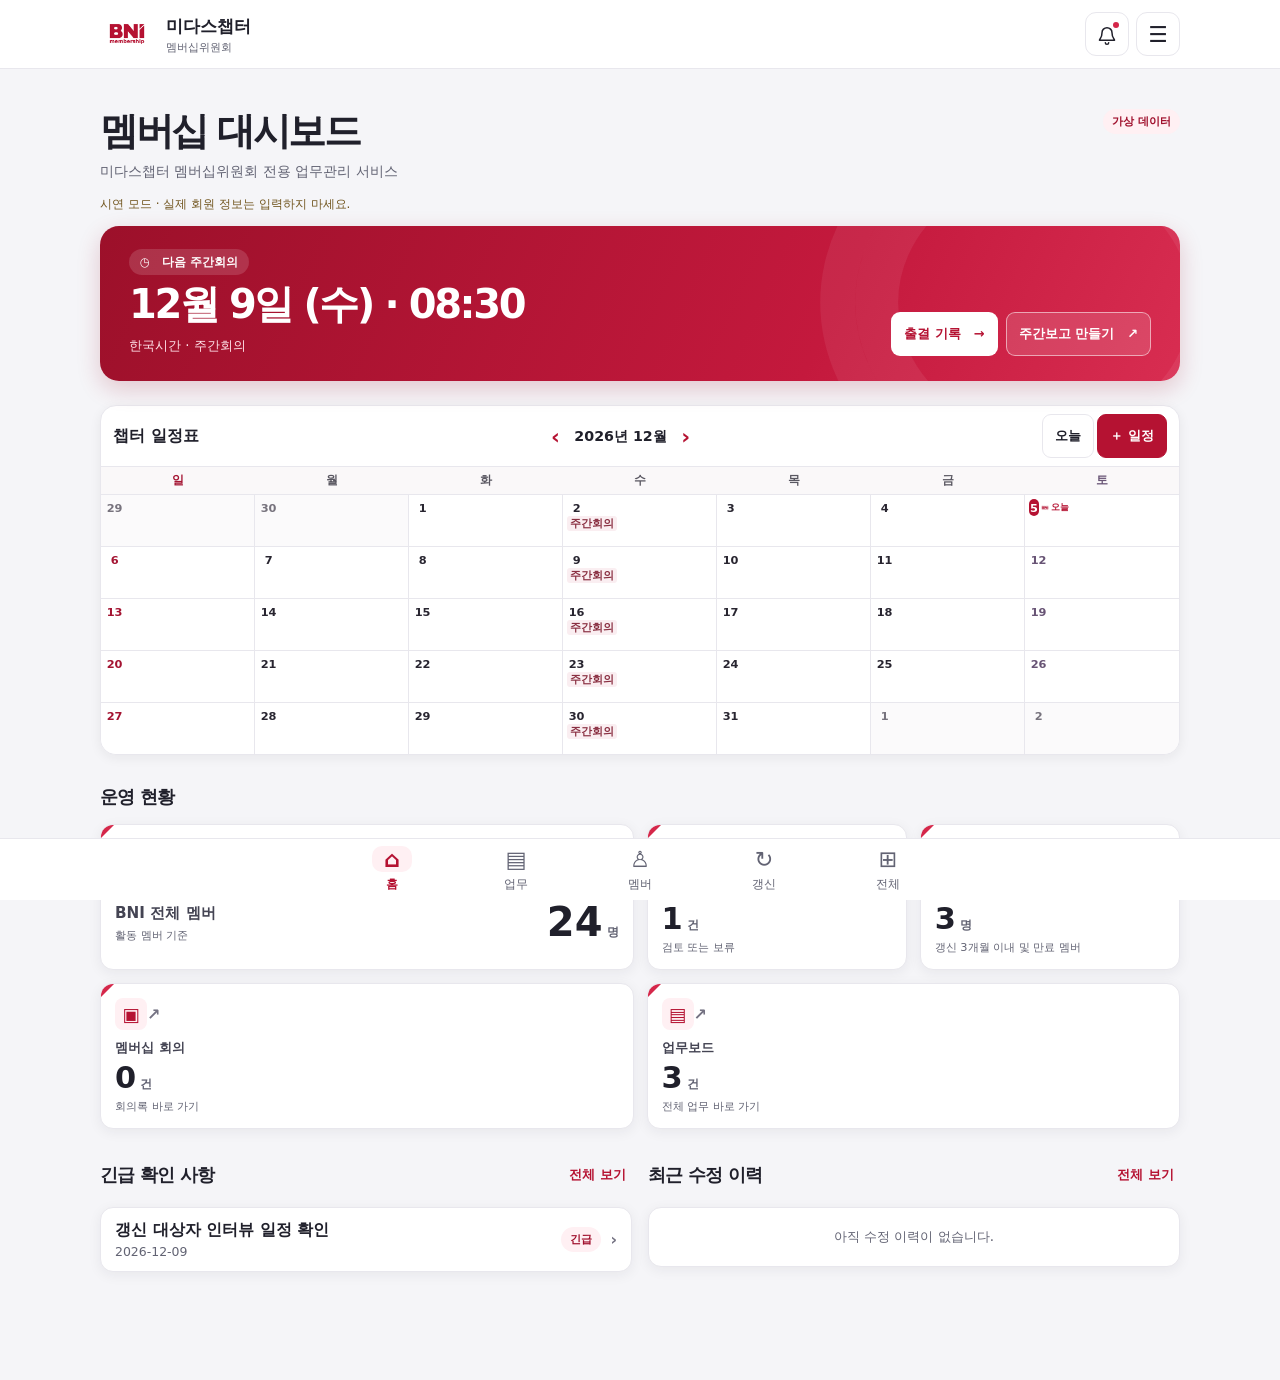
<file: index.html>
<!doctype html>
<html lang="ko">
<head>
<meta charset="utf-8">
<meta name="viewport" content="width=device-width,initial-scale=1,viewport-fit=cover">
<meta name="theme-color" content="#b51232">
<meta name="description" content="미다스챕터 멤버십위원회 전용 업무관리 서비스">
<meta name="apple-mobile-web-app-capable" content="yes">
<link rel="manifest" href="manifest.webmanifest">
<meta name="apple-mobile-web-app-title" content="BNI membership">
<link rel="apple-touch-icon" href="icon-192.png?v=5">
<link rel="icon" type="image/png" href="icon-192.png?v=5">
<link rel="stylesheet" href="style.css?v=ccdca8ff78fa">
<title>BNI membership · 미다스 멤버십위원회</title>
</head>
<body>
<div id="app"><div class="loading" role="status"><img src="icon-512.png?v=5" width="240" height="240" alt="BNI membership"><p class="muted">미다스챕터 업무 공간을 불러오는 중입니다.</p></div></div>
<dialog id="dialog"></dialog>
<div id="toast" role="status" aria-live="polite"></div>
<script type="module" src="app.js?v=ccdca8ff78fa"></script>
</body>
</html>
</file>
<file: style.css>
:root{color-scheme:light;--red:#b51232;--accent:#d5274a;--ink:#20202b;--muted:#626373;--line:#e8e7ed;--bg:#f5f5f8;--shadow:0 3px 13px #231f3610;font-family:Inter,system-ui,-apple-system,BlinkMacSystemFont,"Noto Sans KR","Malgun Gothic",sans-serif;color:var(--ink);background:var(--bg)}
*{box-sizing:border-box} body{margin:0}button,input,textarea,select{font:inherit}button{cursor:pointer}button,input,select,textarea{min-height:44px}button{color:inherit}button:focus-visible,input:focus-visible,select:focus-visible,textarea:focus-visible,summary:focus-visible{outline:3px solid #f07692;outline-offset:3px}button:disabled{opacity:.55}h1,h2,p{margin:0}p{line-height:1.6}small{font-size:.78rem}main{width:min(100% - 36px,1080px);margin:auto;padding:34px 0 calc(100px + env(safe-area-inset-bottom))}
.top{background:#fff;border-bottom:1px solid var(--line);position:sticky;top:0;z-index:3;padding-top:env(safe-area-inset-top)}.top-inner{width:min(100% - 36px,1080px);margin:auto;display:flex;align-items:center;justify-content:space-between;min-height:68px}.brand{display:flex;align-items:center;gap:12px;padding:0;text-align:left;border:0;background:none}.brand strong{display:block;font-size:1.08rem;letter-spacing:0}.brand small{display:block;color:var(--muted);font-size:.7rem;margin-top:2px}.brand-icon{flex:none;width:54px;height:54px;border-radius:11px;background:white}.metric:before{content:"";position:absolute;inset:0 auto auto 0;border-top:13px solid #ed7390;border-right:13px solid transparent}.top-actions{display:flex;gap:7px}.icon-button{border:1px solid var(--line);background:#fff;border-radius:11px;min-width:44px;font-size:1.35rem;padding:0}.bell{position:relative}.bell:after{content:"";position:absolute;right:9px;top:9px;width:6px;height:6px;border-radius:50%;background:var(--accent)}
.bottom{position:fixed;z-index:4;bottom:0;left:0;right:0;background:#fff;border-top:1px solid var(--line);padding-bottom:env(safe-area-inset-bottom)}.bottom>div{display:flex;max-width:620px;margin:auto}.bottom button{flex:1;display:grid;justify-items:center;gap:3px;padding:7px 2px;border:0;background:none;font-size:.72rem;color:var(--muted);min-height:61px}.bottom .symbol{font-size:1.4rem}.bottom [aria-current]{color:var(--red);font-weight:800}.bottom [aria-current] .symbol{background:#fff0f3;border-radius:10px;padding:0 12px}
.welcome{display:flex;align-items:flex-end;justify-content:space-between;gap:8px;margin-bottom:23px}.welcome h1,.page-head h1{font-size:clamp(1.56rem,4vw,2.35rem);letter-spacing:-.065em;line-height:1.18;margin:6px 0 7px}.welcome p,.page-head p,.muted{font-size:.88rem;color:var(--muted)}.eyebrow{font-size:.67rem;color:var(--red);font-weight:800;letter-spacing:.13em}.eyebrow i{display:inline-block;width:6px;height:6px;background:var(--accent);border-radius:50%;margin-right:4px}.pill{display:inline-block;background:#fff0f3;color:#a0102d;padding:5px 9px;border-radius:99px;font-size:.71rem;font-weight:750;white-space:nowrap}.pill.green{color:#196446;background:#eaf8ef}
.hero{position:relative;isolation:isolate;overflow:hidden;display:flex;align-items:flex-end;justify-content:space-between;gap:14px;background:linear-gradient(114deg,#9c102a,#c4193d 67%,#d82d51);color:#fff;border-radius:19px;padding:25px 29px;box-shadow:0 8px 23px #9c102a33}.hero-info h2{font-size:clamp(1.65rem,5vw,2.5rem);letter-spacing:-.06em;margin:7px 0 3px}.hero-info p{font-size:.83rem;color:#ffe1e8}.hero-label{font-size:.73rem;font-weight:700;background:#ffffff24;padding:6px 11px;border-radius:20px}.hero-art{position:absolute;z-index:-1;right:-32px;top:-91px;width:335px;height:335px;border:38px solid #fff1;border-radius:50%;box-shadow:0 0 0 31px #fff1;transform:scaleX(1.13)}.hero-actions{display:flex;flex-wrap:wrap;gap:8px}.hero-button,.hero-outline{border:1px solid #fff8;border-radius:9px;font-weight:750;font-size:.81rem;padding:0 12px}.hero-button{background:white;color:var(--red)}.hero-outline{background:#fff2;color:#fff}
section{margin-top:24px}.section-head{display:flex;justify-content:space-between;gap:8px;align-items:center;margin-bottom:10px;min-height:35px}.section-head h2,.dialog-head h2{font-size:1.11rem;letter-spacing:-.045em}.metrics{display:grid;grid-template-columns:repeat(4,minmax(0,1fr));gap:13px}.metric,.panel,.menu-tile,.list-row,.empty{background:#fff;border:1px solid var(--line);border-radius:13px;box-shadow:var(--shadow)}.metric{display:flex;flex-direction:column;text-align:left;position:relative;overflow:hidden;padding:14px;min-width:0;gap:4px}.metric:before{border-top-color:var(--accent)}.metric-top{display:flex;align-items:center;justify-content:space-between;margin-bottom:5px}.metric-top .symbol,.menu-tile .symbol{display:grid;place-items:center;width:32px;height:32px;background:#fff0f3;color:var(--red);border-radius:8px;font-size:1.16rem}.metric-label{font-size:.82rem;color:#444453;font-weight:650}.metric strong{font-size:1.9rem;line-height:1.12}.metric strong small{font-weight:650;color:var(--muted);padding-left:4px}.metric-detail{color:var(--muted);font-size:.71rem}.chevron{color:#747282;font-weight:700}.lower-grid{display:grid;grid-template-columns:1fr 1fr;gap:16px}
.list-row{width:100%;display:flex;align-items:center;justify-content:space-between;padding:12px 14px;text-align:left;margin-bottom:8px;gap:8px;min-height:59px;overflow-wrap:anywhere}.list-row small{display:block;color:var(--muted);margin-top:3px}.list-row small:empty{display:none}.row-end{display:flex;align-items:center;gap:9px}.empty{padding:20px 12px;text-align:center;color:var(--muted);font-size:.84rem}.page-head{margin-bottom:18px}.toolbar,.tabs{display:flex;flex-wrap:wrap;align-items:center;gap:8px;margin-bottom:13px}.primary,.secondary,.selected,.danger,.text-button{border:1px solid var(--line);border-radius:9px;padding:0 12px;font-weight:700;font-size:.83rem;background:#fff}.primary{background:var(--red);color:#fff;border-color:var(--red)}.selected,.danger{background:#fff0f3;color:var(--red);border-color:#f2c4cf}.text-button{border:0;background:none;color:var(--red);padding:0 6px}.search{display:flex;align-items:center;gap:8px;background:#fff;border:1px solid var(--line);border-radius:10px;padding:0 12px;flex:1;min-width:145px}.search input{width:100%;border:0;background:none}.menu-grid{display:grid;grid-template-columns:repeat(auto-fit,minmax(142px,1fr));gap:8px}.menu-tile{display:flex;align-items:center;gap:8px;text-align:left;padding:9px;font-weight:700;min-height:58px}.counts{display:flex;flex-wrap:wrap;gap:6px}.counts span{background:white;border:1px solid var(--line);border-radius:99px;padding:6px 9px;font-size:.78rem}.counts strong{color:var(--red)}.date-field{display:flex;align-items:center;gap:8px;font-size:.85rem;font-weight:700}.date-field input{max-width:100%;min-width:0;border:1px solid var(--line);border-radius:8px;background:#fff;padding:6px}.stat-line{padding:8px;border-bottom:1px solid var(--line)}
.notice{background:#fff5e9;border:1px solid #f2d9a9;border-radius:10px;padding:11px;color:#664411;margin-bottom:12px;font-size:.85rem}.panel{padding:13px;margin:0 0 13px;min-width:0}.eval-progress>div{display:flex;justify-content:space-between;align-items:center;gap:6px}.eval-progress strong{color:var(--red);font-size:1.3rem}progress{width:100%;accent-color:var(--red);height:12px;margin-top:8px}.criterion-title{margin:0 0 9px;font-size:1rem;font-weight:750;line-height:1.4;overflow-wrap:anywhere}.criterion .score-options span,.assessment .score-options span{font-size:.82rem;font-weight:650}.score-options{display:flex;flex-wrap:wrap;gap:6px}.score-options label{position:relative;cursor:pointer}.score-options input{position:absolute;opacity:0;width:100%;height:100%;margin:0;cursor:pointer}.score-options span{display:grid;place-items:center;min-height:44px;min-width:44px;padding:3px 7px;border:1px solid var(--line);border-radius:8px}.score-options input:checked+span{background:var(--red);border-color:var(--red);color:#fff}.score-options input:focus-visible+span{outline:3px solid #f07692;outline-offset:1px}
dialog{position:fixed;width:min(calc(100% - 22px),580px);max-height:calc(100dvh - 24px);padding:0;border:0;border-radius:15px;box-shadow:0 18px 60px #15101f50;color:var(--ink)}dialog::backdrop{background:#20162670}dialog form{display:flex;flex-direction:column;max-height:calc(100dvh - 24px)}.dialog-head{display:flex;align-items:center;justify-content:space-between;gap:9px;padding:12px 15px;border-bottom:1px solid var(--line)}.dialog-body{padding:14px 15px;overflow:auto;min-height:0}dialog footer{padding:9px 15px 13px;text-align:right;border-top:1px solid var(--line)}.field{display:grid;gap:4px;margin:0 0 10px;font-size:.86rem;font-weight:650}.field input,.field select,.field textarea,.menu-setting input[type=number]{min-width:0;width:100%;background:#fff;color:var(--ink);border:1px solid #d6d5df;border-radius:8px;padding:8px;font-size:1rem}.check{display:flex;align-items:center;justify-content:flex-start;gap:8px}.check input{width:18px;accent-color:var(--red)}.form-panel{padding:12px}.editor-meta{color:var(--muted);font-size:.8rem}.menu-setting{display:flex;align-items:center;justify-content:space-between;gap:8px}.menu-setting input[type=number]{width:64px;margin:3px}.menu-setting label{display:flex;align-items:center;gap:4px}.form-error{color:var(--red);font-size:.86rem;padding:0 12px}.form-error:not(:empty){padding:8px 12px}.report,pre{overflow:auto;white-space:pre-wrap;overflow-wrap:anywhere;color:var(--ink);background:var(--bg);padding:12px;border-radius:8px;line-height:1.6}.loading{padding:20px}#toast{position:fixed;z-index:8;left:50%;bottom:calc(73px + env(safe-area-inset-bottom));transform:translateX(-50%);width:max-content;max-width:calc(100% - 28px);padding:9px 15px;border-radius:9px;background:#292433;color:#fff;font-size:.85rem;box-shadow:var(--shadow);pointer-events:none}#toast:empty{display:none}
@media(max-width:700px){main{padding-top:23px}.metrics{grid-template-columns:repeat(2,minmax(0,1fr));gap:9px}.hero{align-items:flex-start;flex-direction:column;padding:20px}.lower-grid{grid-template-columns:1fr;gap:0}.metric{padding:12px}.top-inner{min-height:61px}}
@media(max-width:360px){main,.top-inner{width:calc(100% - 24px)}.welcome p{font-size:.77rem}.metric-detail{font-size:.66rem}}
.welcome p{word-break:keep-all}.icon-button svg{vertical-align:middle}.welcome{align-items:flex-start}.welcome .pill{margin-top:6px}
.demo-note{font-size:.75rem;color:#71551e;margin:-11px 0 12px}
.pill.blue{color:#164994;background:#e7f1ff}.pill.violet{color:#592e95;background:#f1e8ff}.pill.teal{color:#086365;background:#e0f5f3}.pill.amber{color:#795000;background:#fff1cc}.pill.red{color:#a41533;background:#ffe6ec}.pill.gray{color:#505361;background:#eceef1}.counts .pill{border-color:transparent}.counts .pill strong{color:inherit}.row-end{flex-wrap:wrap;justify-content:flex-end}.guest-row{display:flex;align-items:center;justify-content:space-between;gap:6px;padding:6px 10px;border:1px solid var(--line);border-radius:10px;background:white;margin-bottom:6px}.guest-name{text-align:left}.guest-options{display:flex;gap:4px}.guest-choice.green,.score-options input:checked+.green{background:#12633f;border-color:#12633f;color:white}.guest-choice.red,.score-options input:checked+.red{background:#ad1734;border-color:#ad1734;color:white}.meeting-attendees,.agenda-item,.assessment{min-width:0;margin:0 0 12px;border:1px solid var(--line);border-radius:10px;padding:9px}.meeting-attendees label{display:inline-flex;align-items:center;min-height:44px;gap:5px;margin-right:10px}.meeting-attendees input{accent-color:var(--red);width:18px}.agenda-item legend,.meeting-attendees legend{font-weight:750}
.report-image{width:100%;height:auto;margin:12px 0;border:1px solid var(--line);border-radius:10px}.attachments{min-width:0;margin:12px 0;padding:9px;border:1px solid var(--line);border-radius:10px}.attachments legend{font-weight:750}.attachments details{margin-bottom:8px}.attachments summary{padding:10px 0;overflow-wrap:anywhere;cursor:pointer}.attachments img{display:block;max-width:100%;height:auto;border:1px solid var(--line)}.attachments p{font-size:.81rem;color:var(--muted)}.attachments .check{flex-wrap:wrap}
.dashboard-shortcuts{display:grid;grid-template-columns:repeat(2,minmax(0,1fr));gap:13px;margin-top:13px}.dashboard-shortcuts:empty{display:none}@media(max-width:700px){.dashboard-shortcuts{gap:9px;margin-top:9px}}
.calendar-panel{overflow:hidden;background:white;border:1px solid var(--line);border-radius:16px;box-shadow:0 3px 12px #251a2410}.calendar-header{display:flex;align-items:center;gap:12px;padding:8px 12px;border-bottom:1px solid var(--line)}.calendar-header h2{font-size:1.02rem;white-space:nowrap}.calendar-month,.calendar-tools{display:flex;align-items:center;gap:3px;white-space:nowrap}.calendar-month{margin-inline:auto}.calendar-month button{font-size:1.35rem;min-width:32px;padding:0}.calendar-month strong{min-width:7ch;text-align:center;font-size:.89rem}.calendar-tools button{white-space:nowrap}.calendar-grid{display:grid;grid-template-columns:repeat(7,minmax(0,1fr))}.calendar-weekday{display:grid;place-items:center;min-height:27px;background:#faf8f9;color:#595761;font-size:.73rem;font-weight:700}.calendar-day{display:grid;align-content:start;justify-items:start;min-width:0;min-height:52px;padding:4px 4px 3px;border:0;border-top:1px solid var(--line);border-inline-end:1px solid var(--line);border-radius:0;background:white;text-align:left}.calendar-day:nth-child(7n){border-inline-end:0}.calendar-day:hover{background:#fff3f5}.calendar-number{display:grid;place-items:center;min-width:1.2rem;height:1.05rem;font-size:.71rem;font-weight:700;color:#282530}.calendar-day.outside{background:#fbfafb}.calendar-day.outside .calendar-number{color:#77737d}.calendar-day[aria-current=date] .calendar-number{background:var(--red);color:white;border-radius:20px}.calendar-day.sunday:not(.outside):not([aria-current]) .calendar-number,.calendar-weekday.sunday{color:#a41432}.calendar-day.saturday:not(.outside):not([aria-current]) .calendar-number,.calendar-weekday.saturday{color:#685475}.calendar-event{display:block;min-width:0;max-width:100%;overflow:hidden;text-overflow:ellipsis;white-space:nowrap;padding:1px 3px;border-radius:3px;background:#f5d8df;color:#7e1129;font-size:.66rem;font-weight:700;line-height:1.25}.calendar-event.recurring{background:#faeef1;color:#8a3042}.calendar-more{color:#7e1129;font-size:.62rem;font-weight:700;line-height:1.05}.calendar-day:focus-visible{outline-offset:-2px}
@media(max-width:640px){.calendar-header{display:grid;grid-template-columns:1fr auto;gap:0 6px;padding:4px 8px}.calendar-header h2{grid-column:1;grid-row:1}.calendar-tools{grid-column:2;grid-row:1}.calendar-month{grid-column:1/-1;grid-row:2}.calendar-month button{min-height:32px}.calendar-day{min-height:47px;padding-inline:2px}.calendar-event{font-size:.61rem;padding-inline:2px}.calendar-tools button{padding-inline:8px}}
.loading{min-height:100vh;display:grid;place-content:center;justify-items:center;background:white;padding:16px;text-align:center}.loading img{display:block;width:min(240px,70vw);height:auto}

.schedule-period{display:grid;grid-template-columns:repeat(2,minmax(0,1fr));gap:8px;margin:12px 0}.schedule-period fieldset{min-width:0;margin:0;padding:7px;border:1px solid var(--line);border-radius:10px}.schedule-period legend{padding:0 4px;color:var(--red);font-weight:750}.schedule-period .field:last-child{margin-bottom:0}.schedule-period input{min-width:0;width:100%}.schedule-day-row{display:flex;justify-content:space-between;align-items:center;gap:8px;padding:8px;margin-bottom:8px;border:1px solid var(--line);border-radius:10px}.schedule-day-title{display:grid;min-width:0;flex:1;padding:4px;border:0;background:white;text-align:left;overflow-wrap:anywhere}.schedule-day-title small{color:var(--muted);white-space:normal}.schedule-day-actions{display:flex;gap:4px;align-items:center;flex-shrink:0}.schedule-day-actions button{padding-inline:7px}
.calendar-date-head{display:flex;align-items:center;gap:1px;min-width:0}.calendar-today-label{display:inline-flex;align-items:center;gap:1px;color:var(--red);white-space:nowrap;font-size:.55rem;font-weight:750}.calendar-today-label img{display:block;width:10px;height:10px;object-fit:contain}.calendar-day[aria-current=date] .calendar-number{min-width:0;padding:0 1px}@media(max-width:360px){.calendar-today-label{font-size:.5rem}.calendar-today-label img{width:8px;height:8px}}
.schedule-clock{margin:0 0 12px;padding:10px 12px;border:1px solid #eed8df;border-radius:12px;background:#fffafa}.schedule-clock[hidden]{display:none}.schedule-clock h3{margin:0;color:var(--red);font-size:.9rem;text-align:center}.clock-columns{display:grid;grid-template-columns:minmax(0,92px) 20px minmax(0,92px);align-items:center;justify-content:center;text-align:center;margin:3px auto}.clock-columns>span{font-weight:800;color:var(--red)}.clock-wheel{height:132px;overflow:auto;overscroll-behavior:contain;touch-action:pan-y;scrollbar-width:none;scroll-snap-type:y mandatory;padding:44px 0}.clock-wheel::-webkit-scrollbar{display:none}.clock-wheel button{display:block;width:100%;height:44px;padding:0;border:0;border-radius:8px;background:none;color:#79727d;scroll-snap-align:center;font-size:1.12rem;line-height:44px;font-variant-numeric:tabular-nums}.clock-wheel button[aria-pressed=true]{background:#fae3e9;color:#a41435;font-size:1.28rem;font-weight:850}.clock-actions{display:flex;justify-content:space-between;gap:8px}.schedule-time{width:100%;text-align:center;font-variant-numeric:tabular-nums}.schedule-time[aria-expanded=true]{border-color:#d98399;background:#fff1f5;color:var(--red);font-weight:750}

.board-shortcuts{grid-template-columns:repeat(2,minmax(0,1fr))}.board-shortcuts .symbol{flex:none}@media(min-width:720px){.board-shortcuts{grid-template-columns:repeat(4,minmax(0,1fr))}}
.renewal-group .section-head{padding:8px 12px;border-radius:9px;background:var(--renewal-background);color:var(--renewal-ink);border-inline-start:4px solid var(--renewal-accent)}.renewal-count{font-size:.82rem;font-weight:700}.renewal-current{--renewal-background:#fae0e8;--renewal-ink:#80112e;--renewal-accent:#b51232}.renewal-one{--renewal-background:#feecef;--renewal-ink:#881436;--renewal-accent:#ca3656}.renewal-two{--renewal-background:#fff1dd;--renewal-ink:#734608;--renewal-accent:#bd7819}.renewal-three{--renewal-background:#e9f1fb;--renewal-ink:#244b76;--renewal-accent:#527da9}.renewal-expired{--renewal-background:#eeedf1;--renewal-ink:#514d5a;--renewal-accent:#88818f}

.row-title{display:flex;flex-wrap:wrap;align-items:baseline;gap:.25rem .4rem}

.ballot-choices{display:flex;flex-wrap:wrap;gap:.5rem}
.ballot-results{display:grid;grid-template-columns:repeat(2,minmax(0,1fr));gap:.5rem;margin:1rem 0}
.ballot-results>span{border:1px solid var(--border,#e3e3e7);border-radius:.75rem;padding:.65rem;text-align:center}
.ballot-results strong{display:block;margin-top:.25rem}


.member-row{display:flex;align-items:center;gap:6px;margin-bottom:8px;background:#fff;border:1px solid var(--line);border-radius:13px;box-shadow:var(--shadow)}
.member-row .list-row{flex:1;min-width:0;margin:0;background:none;border:0;box-shadow:none}
.member-row .list-row>span:first-child{min-width:0}
.member-row .row-end{flex:none;flex-wrap:nowrap;gap:5px}
.member-row .row-end .pill{padding:3px 6px}
.badge-settings{flex:none;margin-right:8px;padding:0 8px;border:0;border-radius:8px;background:#fff0f3;color:var(--red);font-size:.72rem;font-weight:750;white-space:nowrap}
.member-badge{display:inline-block;padding:2px 6px;border-radius:99px;border:1px solid var(--badge-border);background:var(--badge-bg);color:var(--badge-ink);font-size:.68rem;font-weight:750;line-height:1.35;white-space:nowrap}
.badge-gold{--badge-bg:#f6e4b4;--badge-border:#d2ae61;--badge-ink:#674515}
.badge-green{--badge-bg:#e1f4e9;--badge-border:#acd7c0;--badge-ink:#11603d}
.badge-plum{--badge-bg:#eee5f3;--badge-border:#ceb9d8;--badge-ink:#5b3966}
.badge-blue{--badge-bg:#e3efff;--badge-border:#aecbf0;--badge-ink:#184e89}
.badge-yellow{--badge-bg:#fff5bb;--badge-border:#e6ce65;--badge-ink:#645400}
.badge-options{display:flex;flex-wrap:wrap;gap:6px;padding:8px 0 0;margin:0;border:0}
.badge-options legend{font-weight:700}
.badge-option{display:inline-flex;position:relative;align-items:center;cursor:pointer}
.badge-option input{position:absolute;opacity:0;width:1px;height:1px;min-height:0;margin:0}
.badge-option .member-badge{display:flex;align-items:center;gap:5px;min-height:44px;padding:6px 12px;background:#fff;border-color:var(--line);color:var(--muted);font-size:.84rem}
.badge-option .member-badge::before{content:'';display:grid;place-items:center;width:14px;height:14px;border:1px solid currentColor;border-radius:4px;font-size:.65rem}
.badge-option input:checked+.member-badge{background:var(--badge-bg);border-color:var(--badge-border);color:var(--badge-ink)}
.badge-option input:checked+.member-badge::before{content:'✓'}
.badge-option input:focus-visible+.member-badge{outline:3px solid #f07692;outline-offset:2px}

.criterion-controls{display:flex;align-items:flex-end;flex-wrap:wrap;gap:8px 12px}
.criterion-measure{display:flex;flex:0 1 124px;min-width:100px;flex-direction:column;gap:4px;font-size:.75rem;font-weight:700;color:var(--muted)}
.criterion-measure input{width:100%;min-width:0;padding:0 9px;border:1px solid var(--line);border-radius:8px;background:#fff;color:var(--ink);font-size:1rem}

.metric-members{grid-column:span 2;display:grid;grid-template-columns:minmax(0,1fr) auto;gap:4px 14px}
.metric-members .metric-top{grid-column:1/-1}
.metric-members .metric-label{align-self:end;font-size:.95rem}
.metric-members strong{grid-column:2;grid-row:2/4;align-self:center;font-size:clamp(1.9rem,5vw,2.5rem)}
.metric-members:only-child{grid-column:1/-1}
.metric-members:nth-last-child(2)+.metric{grid-column:span 2}
</file>
